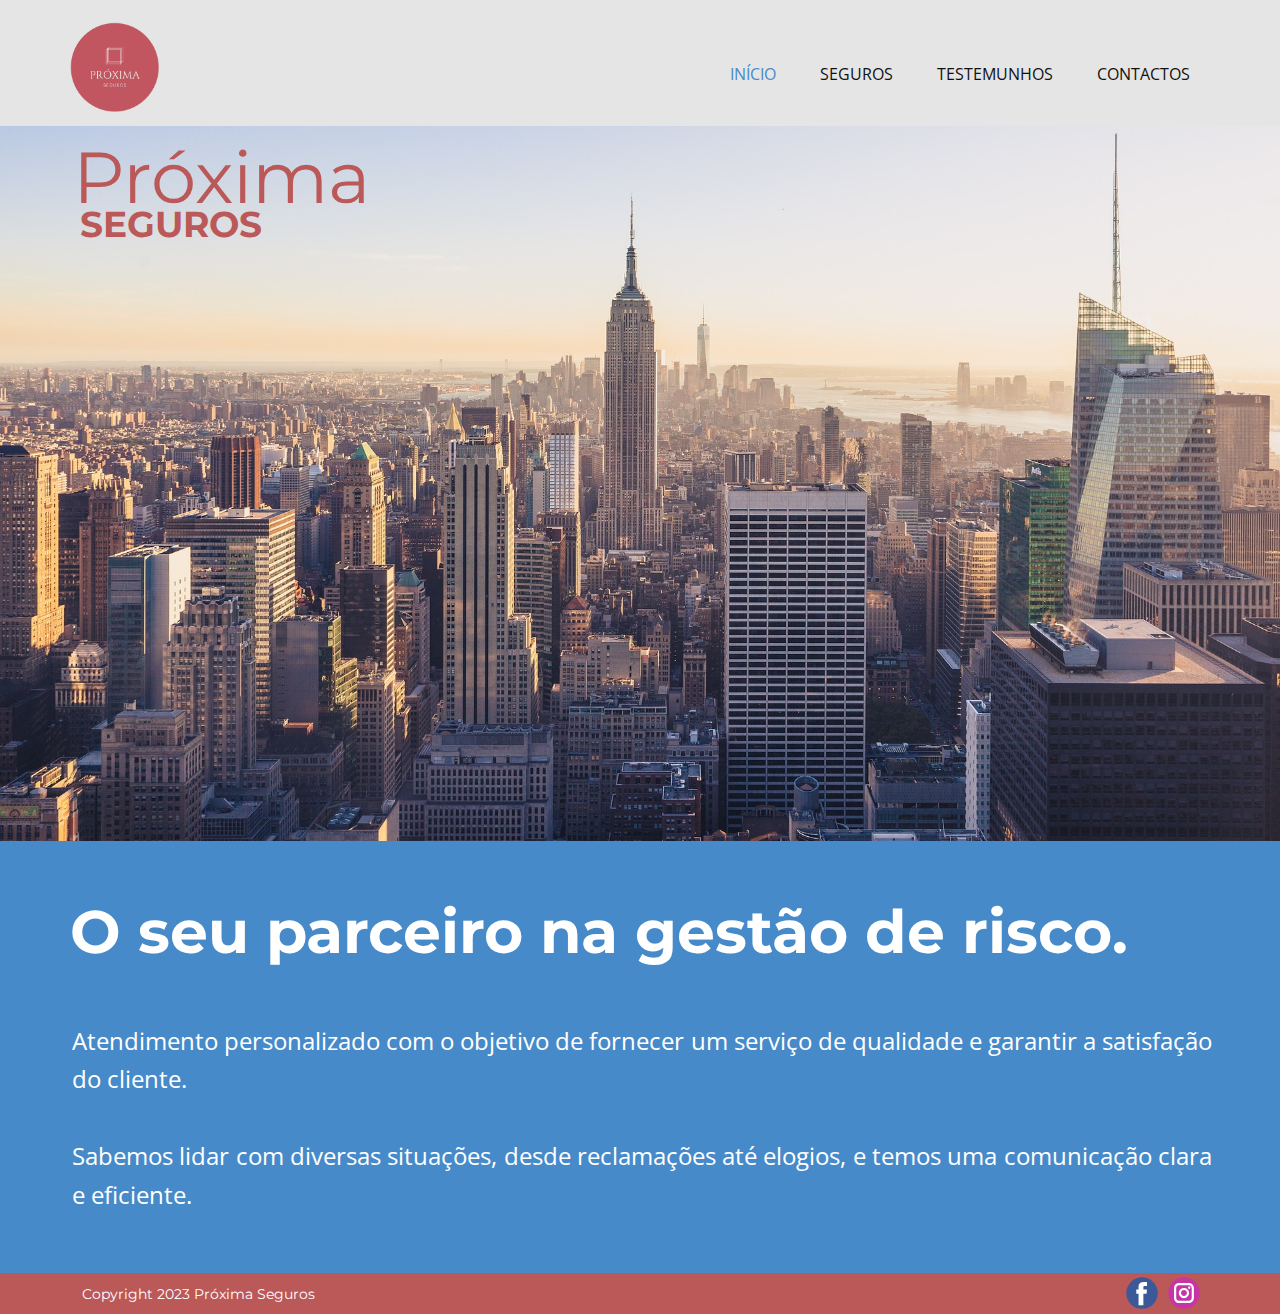
<file: index.html>
<!DOCTYPE html>
<html style="font-size: 16px;" lang="pt">
  <head>
    <meta http-equiv="content-type" content="text/html; charset=utf-8">
    <meta name="viewport" content="width=device-width, initial-scale=1.0">
    <meta name="keywords" content="">
    <meta name="description" content="">
    <title>INÍCIO</title>
    <link rel="stylesheet" href="nicepage.css" media="screen">
    <link rel="stylesheet" href="IN%C3%8DCIO.css" media="screen">
    <script class="u-script" type="text/javascript" src="jquery.js" defer="defer"></script>
    <script class="u-script" type="text/javascript" src="nicepage.js" defer="defer"></script>
    <meta name="generator" content="Nicepage 6.6.0, nicepage.com">
    <link id="u-theme-google-font" rel="stylesheet" href="https://fonts.googleapis.com/css?family=Roboto:100,100i,300,300i,400,400i,500,500i,700,700i,900,900i%7COpen+Sans:300,300i,400,400i,500,500i,600,600i,700,700i,800,800i">
    <link id="u-page-google-font" rel="stylesheet" href="https://fonts.googleapis.com/css?family=Montserrat:100,100i,200,200i,300,300i,400,400i,500,500i,600,600i,700,700i,800,800i,900,900i">
    <script type="application/ld+json">{
		"@context": "http://schema.org",
		"@type": "Organization",
		"name": "Próxima Seguros",
		"logo": "images/77878.png",
		"sameAs": [
				"http://www.facebook.com/ProximaSeguros",
				"http://www.instagram.com/proximamediacaodeseguros"
		]
}</script>
    <meta name="theme-color" content="#478ac9">
    <meta property="og:title" content="INÍCIO">
    <meta property="og:description" content="">
    <meta property="og:type" content="website">
    <meta data-intl-tel-input-cdn-path="intlTelInput/">
  </head>
  <body data-home-page="INÍCIO.html" data-home-page-title="INÍCIO" data-path-to-root="./"
    data-include-products="false" class="u-body u-xl-mode" data-lang="pt">
    <header class="u-clearfix u-grey-10 u-header u-header" id="sec-4ce2">
      <div class="u-clearfix u-sheet u-sheet-1"> <a href="IN%C3%8DCIO.html" class="u-image u-logo u-image-1"
          data-image-width="1092" data-image-height="1099" title="INÍCIO"> <img
            src="images/77878.png" class="u-logo-image u-logo-image-1"> </a>
        <nav class="u-menu u-menu-one-level u-offcanvas u-menu-1">
          <div class="menu-collapse" style="font-size: 1rem; letter-spacing: 0px;">
            <a class="u-button-style u-custom-left-right-menu-spacing u-custom-padding-bottom u-custom-top-bottom-menu-spacing u-nav-link u-text-active-palette-1-base u-text-hover-palette-2-base"
              href="#">
              <svg class="u-svg-link" viewBox="0 0 24 24"><use xlink="http://www.w3.org/1999/xlink"
                  xlink:href="#menu-hamburger"></use></svg>
              <svg class="u-svg-content" version="1.1" id="menu-hamburger" viewBox="0 0 16 16"
                x="0px" y="0px" xlink="http://www.w3.org/1999/xlink" xmlns="http://www.w3.org/2000/svg"><g><rect
                    y="1" width="16" height="2"></rect><rect y="7" width="16" height="2"></rect><rect
                    y="13" width="16" height="2"></rect>
                </g></svg> </a> </div>
          <div class="u-custom-menu u-nav-container">
            <ul class="u-nav u-unstyled u-nav-1">
              <li class="u-nav-item"><a class="u-button-style u-nav-link u-text-active-palette-1-base u-text-hover-palette-2-base"
                  href="IN%C3%8DCIO.html" style="padding: 10px 20px;">INÍCIO</a>
              </li>
              <li class="u-nav-item"><a class="u-button-style u-nav-link u-text-active-palette-1-base u-text-hover-palette-2-base"
                  href="SEGUROS.html" style="padding: 10px 20px;">SEGUROS</a>
              </li>
              <li class="u-nav-item"><a class="u-button-style u-nav-link u-text-active-palette-1-base u-text-hover-palette-2-base"
                  href="TESTEMUNHOS.html" style="padding: 10px 20px;">TESTEMUNHOS</a>
              </li>
              <li class="u-nav-item"><a class="u-button-style u-nav-link u-text-active-palette-1-base u-text-hover-palette-2-base"
                  href="CONTACTOS.html" style="padding: 10px 20px;">CONTACTOS</a>
              </li>
            </ul>
          </div>
          <div class="u-custom-menu u-nav-container-collapse">
            <div class="u-black u-container-style u-inner-container-layout u-opacity u-opacity-95 u-sidenav">
              <div class="u-inner-container-layout u-sidenav-overflow">
                <div class="u-menu-close"></div>
                <ul class="u-align-center u-nav u-popupmenu-items u-unstyled u-nav-2">
                  <li class="u-nav-item"><a class="u-button-style u-nav-link" href="IN%C3%8DCIO.html">INÍCIO</a>
                  </li>
                  <li class="u-nav-item"><a class="u-button-style u-nav-link" href="SEGUROS.html">SEGUROS</a>
                  </li>
                  <li class="u-nav-item"><a class="u-button-style u-nav-link" href="TESTEMUNHOS.html">TESTEMUNHOS</a>
                  </li>
                  <li class="u-nav-item"><a class="u-button-style u-nav-link" href="CONTACTOS.html">CONTACTOS</a>
                  </li>
                </ul>
              </div>
            </div>
            <div class="u-black u-menu-overlay u-opacity u-opacity-70"></div>
          </div>
        </nav>
      </div>
    </header>
    <section class="u-clearfix u-image u-section-1" id="sec-e0b2" data-image-width="1920"
      data-image-height="1080">
      <div class="u-clearfix u-sheet u-sheet-1">
        <h1 class="u-custom-font u-font-montserrat u-text u-text-custom-color-1 u-text-default u-text-1">Próxima<br>
        </h1>
        <h3 class="u-custom-font u-font-montserrat u-text u-text-custom-color-1 u-text-default u-text-2">SEGUROS</h3>
      </div>
    </section>
    <section class="u-align-left u-clearfix u-color-scheme-summer-time u-palette-1-base u-section-2"
      id="sec-e8a5">
      <div class="u-clearfix u-sheet u-sheet-1">
        <h1 class="u-align-left u-custom-font u-font-montserrat u-text u-title u-text-1">
          O seu parceiro na gestão de risco.</h1>
        <p class="u-align-justify u-large-text u-text u-text-variant u-text-2">
          Atendimento personalizado com o objetivo de fornecer um serviço de
          qualidade e garantir a satisfação do cliente.&nbsp;<br>
          <br>
          Sabemos lidar com diversas situações, desde reclamações até elogios, e
          temos uma comunicação clara e eficiente.&nbsp; </p>
      </div>
    </section>
    <footer class="u-align-center u-clearfix u-custom-color-1 u-footer u-footer"
      id="sec-3bac">
      <div class="u-clearfix u-sheet u-sheet-1">
        <div class="u-social-icons u-spacing-10 u-social-icons-1"> <a class="u-social-url"
            title="facebook" target="_blank" href="http://www.facebook.com/ProximaSeguros"><span
              class="u-icon u-social-facebook u-social-icon u-icon-1"><svg class="u-svg-link"
                preserveAspectRatio="xMidYMin slice" viewBox="0 0 112 112" style=""><use
                  xlink="http://www.w3.org/1999/xlink" xlink:href="#svg-c366"></use></svg><svg
                class="u-svg-content" viewBox="0 0 112 112" x="0" y="0" id="svg-c366"><circle
                  fill="currentColor" cx="56.1" cy="56.1" r="55"></circle><path
                  fill="#FFFFFF" d="M73.5,31.6h-9.1c-1.4,0-3.6,0.8-3.6,3.9v8.5h12.6L72,58.3H60.8v40.8H43.9V58.3h-8V43.9h8v-9.2
c0-6.7,3.1-17,17-17h12.5v13.9H73.5z"></path></svg></span> </a> <a class="u-social-url"
            title="instagram" target="_blank" href="http://www.instagram.com/proximamediacaodeseguros"><span
              class="u-icon u-social-icon u-social-instagram u-icon-2"><svg class="u-svg-link"
                preserveAspectRatio="xMidYMin slice" viewBox="0 0 112 112" style=""><use
                  xlink="http://www.w3.org/1999/xlink" xlink:href="#svg-ef7e"></use></svg><svg
                class="u-svg-content" viewBox="0 0 112 112" x="0" y="0" id="svg-ef7e"><circle
                  fill="currentColor" cx="56.1" cy="56.1" r="55"></circle><path
                  fill="#FFFFFF" d="M55.9,38.2c-9.9,0-17.9,8-17.9,17.9C38,66,46,74,55.9,74c9.9,0,17.9-8,17.9-17.9C73.8,46.2,65.8,38.2,55.9,38.2
z M55.9,66.4c-5.7,0-10.3-4.6-10.3-10.3c-0.1-5.7,4.6-10.3,10.3-10.3c5.7,0,10.3,4.6,10.3,10.3C66.2,61.8,61.6,66.4,55.9,66.4z"></path><path
                  fill="#FFFFFF" d="M74.3,33.5c-2.3,0-4.2,1.9-4.2,4.2s1.9,4.2,4.2,4.2s4.2-1.9,4.2-4.2S76.6,33.5,74.3,33.5z"></path><path
                  fill="#FFFFFF" d="M73.1,21.3H38.6c-9.7,0-17.5,7.9-17.5,17.5v34.5c0,9.7,7.9,17.6,17.5,17.6h34.5c9.7,0,17.5-7.9,17.5-17.5V38.8
C90.6,29.1,82.7,21.3,73.1,21.3z M83,73.3c0,5.5-4.5,9.9-9.9,9.9H38.6c-5.5,0-9.9-4.5-9.9-9.9V38.8c0-5.5,4.5-9.9,9.9-9.9h34.5c5.5,0,9.9,4.5,9.9,9.9V73.3z"></path></svg></span>
          </a> </div>
        <p class="u-custom-font u-font-montserrat u-small-text u-text u-text-variant u-text-1">Copyright
          2023 Próxima Seguros</p>
      </div>
    </footer>
  </body>
</html>
</file>
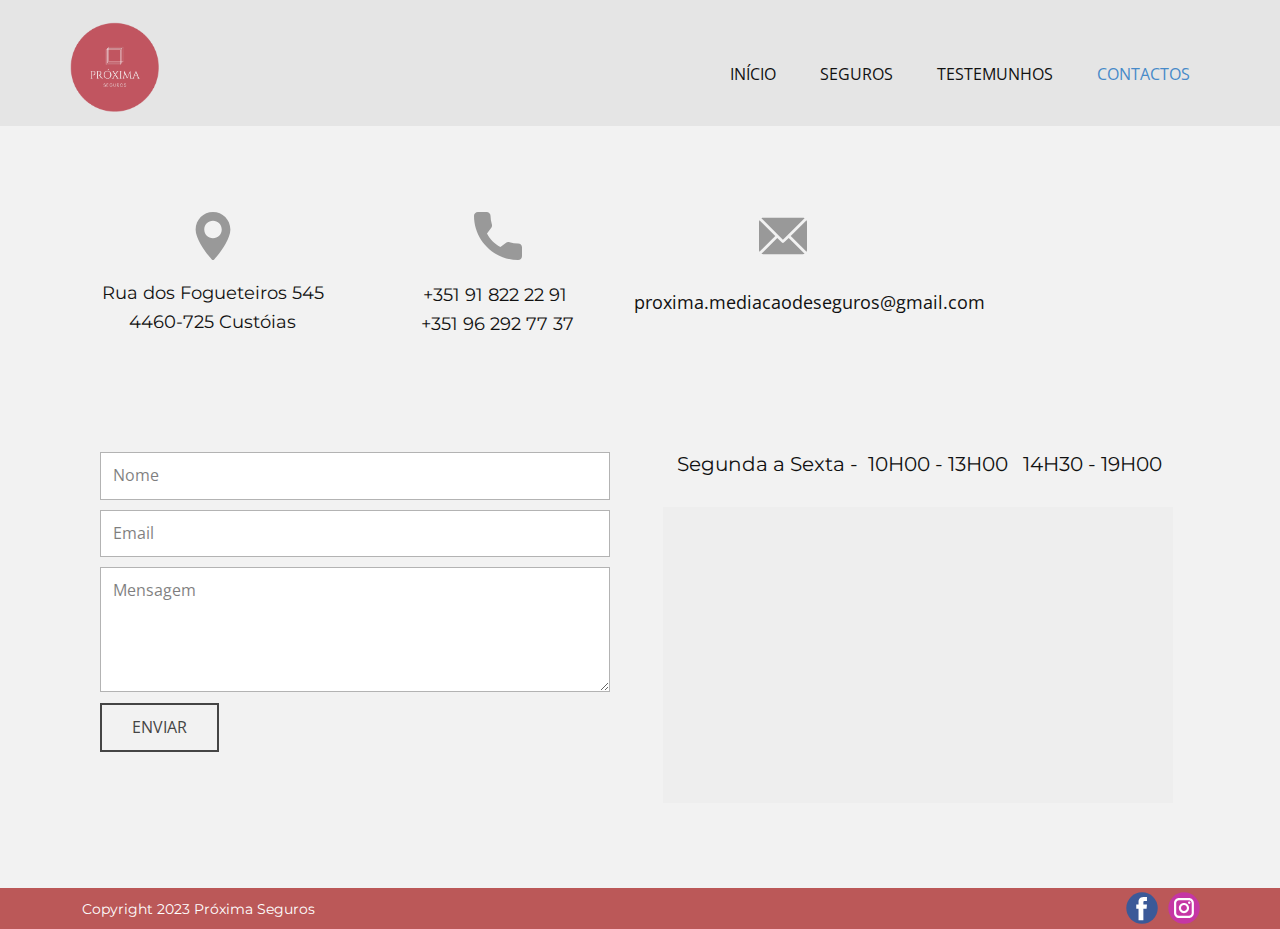
<file: CONTACTOS.html>
<!DOCTYPE html>
<html style="font-size: 16px;" lang="pt">
  <head>
    <meta http-equiv="content-type" content="text/html; charset=utf-8">
    <meta name="viewport" content="width=device-width, initial-scale=1.0">
    <meta name="keywords" content="">
    <meta name="description" content="">
    <title>CONTACTOS</title>
    <link rel="stylesheet" href="nicepage.css" media="screen">
    <link rel="stylesheet" href="CONTACTOS.css" media="screen">
    <script class="u-script" type="text/javascript" src="jquery.js" defer="defer"></script>
    <script class="u-script" type="text/javascript" src="nicepage.js" defer="defer"></script>
    <meta name="generator" content="Nicepage 6.6.0, nicepage.com">
    <meta name="referrer" content="origin">
    <link id="u-theme-google-font" rel="stylesheet" href="https://fonts.googleapis.com/css?family=Roboto:100,100i,300,300i,400,400i,500,500i,700,700i,900,900i%7COpen+Sans:300,300i,400,400i,500,500i,600,600i,700,700i,800,800i">
    <link id="u-page-google-font" rel="stylesheet" href="https://fonts.googleapis.com/css?family=Montserrat:100,100i,200,200i,300,300i,400,400i,500,500i,600,600i,700,700i,800,800i,900,900i">
    <script type="application/ld+json">{
		"@context": "http://schema.org",
		"@type": "Organization",
		"name": "Próxima Seguros",
		"logo": "images/77878.png",
		"sameAs": [
				"http://www.facebook.com/ProximaSeguros",
				"http://www.instagram.com/proximamediacaodeseguros"
		]
}</script>
    <meta name="theme-color" content="#478ac9">
    <meta property="og:title" content="CONTACTOS">
    <meta property="og:description" content="">
    <meta property="og:type" content="website">
    <meta data-intl-tel-input-cdn-path="intlTelInput/">
  </head>
  <body data-path-to-root="./" data-include-products="false" class="u-body u-xl-mode"
    data-lang="pt">
    <header class="u-clearfix u-grey-10 u-header u-header" id="sec-4ce2">
      <div class="u-clearfix u-sheet u-sheet-1"> <a href="IN%C3%8DCIO.html" class="u-image u-logo u-image-1"
          data-image-width="1092" data-image-height="1099" title="INÍCIO"> <img
            src="images/77878.png" class="u-logo-image u-logo-image-1"> </a>
        <nav class="u-menu u-menu-one-level u-offcanvas u-menu-1">
          <div class="menu-collapse" style="font-size: 1rem; letter-spacing: 0px;">
            <a class="u-button-style u-custom-left-right-menu-spacing u-custom-padding-bottom u-custom-top-bottom-menu-spacing u-nav-link u-text-active-palette-1-base u-text-hover-palette-2-base"
              href="#">
              <svg class="u-svg-link" viewBox="0 0 24 24"><use xlink="http://www.w3.org/1999/xlink"
                  xlink:href="#menu-hamburger"></use></svg>
              <svg class="u-svg-content" version="1.1" id="menu-hamburger" viewBox="0 0 16 16"
                x="0px" y="0px" xlink="http://www.w3.org/1999/xlink" xmlns="http://www.w3.org/2000/svg"><g><rect
                    y="1" width="16" height="2"></rect><rect y="7" width="16" height="2"></rect><rect
                    y="13" width="16" height="2"></rect>
                </g></svg> </a> </div>
          <div class="u-custom-menu u-nav-container">
            <ul class="u-nav u-unstyled u-nav-1">
              <li class="u-nav-item"><a class="u-button-style u-nav-link u-text-active-palette-1-base u-text-hover-palette-2-base"
                  href="IN%C3%8DCIO.html" style="padding: 10px 20px;">INÍCIO</a>
              </li>
              <li class="u-nav-item"><a class="u-button-style u-nav-link u-text-active-palette-1-base u-text-hover-palette-2-base"
                  href="SEGUROS.html" style="padding: 10px 20px;">SEGUROS</a>
              </li>
              <li class="u-nav-item"><a class="u-button-style u-nav-link u-text-active-palette-1-base u-text-hover-palette-2-base"
                  href="TESTEMUNHOS.html" style="padding: 10px 20px;">TESTEMUNHOS</a>
              </li>
              <li class="u-nav-item"><a class="u-button-style u-nav-link u-text-active-palette-1-base u-text-hover-palette-2-base"
                  href="CONTACTOS.html" style="padding: 10px 20px;">CONTACTOS</a>
              </li>
            </ul>
          </div>
          <div class="u-custom-menu u-nav-container-collapse">
            <div class="u-black u-container-style u-inner-container-layout u-opacity u-opacity-95 u-sidenav">
              <div class="u-inner-container-layout u-sidenav-overflow">
                <div class="u-menu-close"></div>
                <ul class="u-align-center u-nav u-popupmenu-items u-unstyled u-nav-2">
                  <li class="u-nav-item"><a class="u-button-style u-nav-link" href="IN%C3%8DCIO.html">INÍCIO</a>
                  </li>
                  <li class="u-nav-item"><a class="u-button-style u-nav-link" href="SEGUROS.html">SEGUROS</a>
                  </li>
                  <li class="u-nav-item"><a class="u-button-style u-nav-link" href="TESTEMUNHOS.html">TESTEMUNHOS</a>
                  </li>
                  <li class="u-nav-item"><a class="u-button-style u-nav-link" href="CONTACTOS.html">CONTACTOS</a>
                  </li>
                </ul>
              </div>
            </div>
            <div class="u-black u-menu-overlay u-opacity u-opacity-70"></div>
          </div>
        </nav>
      </div>
    </header>
    <section class="u-align-center u-clearfix u-grey-5 u-section-1" id="carousel_b717">
      <div class="u-clearfix u-sheet u-sheet-1">
        <div class="custom-expanded data-layout-selected u-clearfix u-layout-wrap u-layout-wrap-1">
          <div class="u-layout">
            <div class="u-layout-col">
              <div class="u-size-30">
                <div class="u-layout-row">
                  <div class="u-align-center u-container-style u-layout-cell u-left-cell u-size-15 u-size-30-md u-layout-cell-1">
                    <div class="u-container-layout u-valign-top u-container-layout-1"><span
                        class="u-icon u-icon-circle u-text-grey-40 u-icon-1"><svg
                          class="u-svg-link" preserveAspectRatio="xMidYMin slice"
                          viewBox="0 0 512 512" style=""><use xlink="http://www.w3.org/1999/xlink"
                            xlink:href="#svg-cb8a"></use></svg><svg class="u-svg-content"
                          viewBox="0 0 512 512" x="0px" y="0px" id="svg-cb8a" style="enable-background:new 0 0 512 512;"><g><g><path
                                d="M256,0C153.755,0,70.573,83.182,70.573,185.426c0,126.888,165.939,313.167,173.004,321.035    c6.636,7.391,18.222,7.378,24.846,0c7.065-7.868,173.004-194.147,173.004-321.035C441.425,83.182,358.244,0,256,0z M256,278.719    c-51.442,0-93.292-41.851-93.292-93.293S204.559,92.134,256,92.134s93.291,41.851,93.291,93.293S307.441,278.719,256,278.719z"></path>
                            </g>
                          </g></svg></span>
                      <p class="u-custom-font u-font-montserrat u-text u-text-1">Rua
                        dos Fogueteiros 545<br>
                        4460-725 Custóias </p>
                    </div>
                  </div>
                  <div class="u-align-center u-container-style u-layout-cell u-size-15 u-size-30-md u-layout-cell-2">
                    <div class="u-container-layout u-valign-top u-container-layout-2"><span
                        class="u-icon u-icon-circle u-text-grey-40 u-icon-2"><svg
                          class="u-svg-link" preserveAspectRatio="xMidYMin slice"
                          viewBox="0 0 384 384" style=""><use xlink="http://www.w3.org/1999/xlink"
                            xlink:href="#svg-84d5"></use></svg><svg class="u-svg-content"
                          viewBox="0 0 384 384" x="0px" y="0px" id="svg-84d5" style="enable-background:new 0 0 384 384;"><g><g><path
                                d="M353.188,252.052c-23.51,0-46.594-3.677-68.469-10.906c-10.719-3.656-23.896-0.302-30.438,6.417l-43.177,32.594    c-50.073-26.729-80.917-57.563-107.281-107.26l31.635-42.052c8.219-8.208,11.167-20.198,7.635-31.448    c-7.26-21.99-10.948-45.063-10.948-68.583C132.146,13.823,118.323,0,101.333,0H30.813C13.823,0,0,13.823,0,30.813    C0,225.563,158.438,384,353.188,384c16.99,0,30.813-13.823,30.813-30.813v-70.323C384,265.875,370.177,252.052,353.188,252.052z"></path>
                            </g>
                          </g></svg></span>
                      <p class="u-custom-font u-font-montserrat u-text u-text-2">
                        +351 91 822 22 91&nbsp;<br>
                        +351 96 292 77 37 </p>
                    </div>
                  </div>
                  <div class="u-container-style u-layout-cell u-size-15 u-size-30-md u-layout-cell-3">
                    <div class="u-container-layout u-valign-top u-container-layout-3"><span
                        class="u-icon u-icon-circle u-text-grey-40 u-icon-3"><svg
                          class="u-svg-link" preserveAspectRatio="xMidYMin slice"
                          viewBox="0 0 512 512" style=""><use xlink="http://www.w3.org/1999/xlink"
                            xlink:href="#svg-2a03"></use></svg><svg class="u-svg-content"
                          viewBox="0 0 512 512" x="0px" y="0px" id="svg-2a03" style="enable-background:new 0 0 512 512;"><g><g><path
                                d="M467,61H45c-6.927,0-13.412,1.703-19.279,4.51L255,294.789l51.389-49.387c0,0,0.004-0.005,0.005-0.007    c0.001-0.002,0.005-0.004,0.005-0.004L486.286,65.514C480.418,62.705,473.929,61,467,61z"></path>
                            </g>
                          </g><g><g><path d="M507.496,86.728L338.213,256.002L507.49,425.279c2.807-5.867,4.51-12.352,4.51-19.279V106    C512,99.077,510.301,92.593,507.496,86.728z"></path>
                            </g>
                          </g><g><g><path d="M4.51,86.721C1.703,92.588,0,99.073,0,106v300c0,6.923,1.701,13.409,4.506,19.274L173.789,256L4.51,86.721z"></path>
                            </g>
                          </g><g><g><path d="M317.002,277.213l-51.396,49.393c-2.93,2.93-6.768,4.395-10.605,4.395s-7.676-1.465-10.605-4.395L195,277.211    L25.714,446.486C31.582,449.295,38.071,451,45,451h422c6.927,0,13.412-1.703,19.279-4.51L317.002,277.213z"></path>
                            </g>
                          </g></svg></span>
                      <p class="u-align-center u-text u-text-3">proxima.mediacaodeseguros@gmail.com</p>
                    </div>
                  </div>
                  <div class="u-container-style u-layout-cell u-right-cell u-size-15 u-size-30-md u-layout-cell-4">
                    <div class="u-container-layout u-container-layout-4"></div>
                  </div>
                </div>
              </div>
              <div class="u-size-30">
                <div class="u-layout-row">
                  <div class="u-size-30">
                    <div class="u-layout-col">
                      <div class="u-container-style u-layout-cell u-left-cell u-size-60 u-layout-cell-5">
                        <div class="u-container-layout u-valign-top u-container-layout-5">
                          <div class="u-form u-form-1">
                            <form action="https://forms.nicepagesrv.com/v2/form/process"
                              class="u-clearfix u-form-spacing-10 u-form-vertical u-inner-form"
                              style="padding: 0;" source="email" name="form">
                              <div class="u-form-group u-form-name"> <label for="name-3d90"
                                  class="u-form-control-hidden u-label">Name</label>
                                <input placeholder="Nome" id="name-3d90" name="name"
                                  class="u-input u-input-rectangle" required=""
                                  type="text"> </div>
                              <div class="u-form-email u-form-group"> <label for="email-3d90"
                                  class="u-form-control-hidden u-label">Email</label>
                                <input placeholder="Email" id="email-3d90" name="email"
                                  class="u-input u-input-rectangle" required=""
                                  type="email"> </div>
                              <div class="u-form-group u-form-message"> <label
                                  for="message-3d90" class="u-form-control-hidden u-label">Message</label>
                                <textarea placeholder="Mensagem" rows="4" cols="50"
id="message-3d90" name="message" class="u-input u-input-rectangle" required=""></textarea>
                              </div>
                              <div class="u-align-left u-form-group u-form-submit">
                                <a href="#" class="u-border-2 u-border-grey-dark-1 u-btn u-btn-rectangle u-btn-submit u-button-style u-none u-btn-1">ENVIAR
                                  </a> <input value="submit" class="u-form-control-hidden"
type="submit"> </div>
                              <div class="u-form-send-message u-form-send-success">
                                Thank you! Your message has been sent. </div>
                              <div class="u-form-send-error u-form-send-message">
                                Unable to send your message. Please fix errors
                                then try again. </div>
                              <input value="" name="recaptchaResponse" type="hidden">
                              <input name="formServices" value="d3a5ee9d-683b-0dbb-b987-726688fa9d59"
                                type="hidden"> </form>
                          </div>
                        </div>
                      </div>
                    </div>
                  </div>
                  <div class="u-size-30">
                    <div class="u-layout-col">
                      <div class="u-container-style u-layout-cell u-right-cell u-size-60 u-layout-cell-6">
                        <div class="u-container-layout u-container-layout-6">
                          <h5 class="u-custom-font u-font-montserrat u-text u-text-4">Segunda
                            a Sexta -&nbsp; 10H00 - 13H00&nbsp; &nbsp;14H30 -
                            19H00&nbsp;</h5>
                          <div class="u-grey-light-2 u-map u-map-1">
                            <div class="embed-responsive"> <iframe class="embed-responsive-item"
                                src="https://maps.google.com/maps?output=embed&amp;q=Rua%20dos%20Fogueteiros%20545%20Cust%C3%B3ias&amp;z=10&amp;t=m"
                                data-map="JTdCJTIyYWRkcmVzcyUyMiUzQSUyMlJ1YSUyMGRvcyUyMEZvZ3VldGVpcm9zJTIwNTQ1JTIwQ3VzdCVDMyVCM2lhcyUyMiUyQyUyMnpvb20lMjIlM0ExMCUyQyUyMnR5cGVJZCUyMiUzQSUyMnJvYWQlMjIlMkMlMjJsYW5nJTIyJTNBJTIyJTIyJTdE"></iframe>
                            </div>
                          </div>
                        </div>
                      </div>
                    </div>
                  </div>
                </div>
              </div>
            </div>
          </div>
        </div>
      </div>
    </section>
    <footer class="u-align-center u-clearfix u-custom-color-1 u-footer u-footer"
      id="sec-3bac">
      <div class="u-clearfix u-sheet u-sheet-1">
        <div class="u-social-icons u-spacing-10 u-social-icons-1"> <a class="u-social-url"
            title="facebook" target="_blank" href="http://www.facebook.com/ProximaSeguros"><span
              class="u-icon u-social-facebook u-social-icon u-icon-1"><svg class="u-svg-link"
                preserveAspectRatio="xMidYMin slice" viewBox="0 0 112 112" style=""><use
                  xlink="http://www.w3.org/1999/xlink" xlink:href="#svg-c366"></use></svg><svg
                class="u-svg-content" viewBox="0 0 112 112" x="0" y="0" id="svg-c366"><circle
                  fill="currentColor" cx="56.1" cy="56.1" r="55"></circle><path
                  fill="#FFFFFF" d="M73.5,31.6h-9.1c-1.4,0-3.6,0.8-3.6,3.9v8.5h12.6L72,58.3H60.8v40.8H43.9V58.3h-8V43.9h8v-9.2
c0-6.7,3.1-17,17-17h12.5v13.9H73.5z"></path></svg></span> </a> <a class="u-social-url"
            title="instagram" target="_blank" href="http://www.instagram.com/proximamediacaodeseguros"><span
              class="u-icon u-social-icon u-social-instagram u-icon-2"><svg class="u-svg-link"
                preserveAspectRatio="xMidYMin slice" viewBox="0 0 112 112" style=""><use
                  xlink="http://www.w3.org/1999/xlink" xlink:href="#svg-ef7e"></use></svg><svg
                class="u-svg-content" viewBox="0 0 112 112" x="0" y="0" id="svg-ef7e"><circle
                  fill="currentColor" cx="56.1" cy="56.1" r="55"></circle><path
                  fill="#FFFFFF" d="M55.9,38.2c-9.9,0-17.9,8-17.9,17.9C38,66,46,74,55.9,74c9.9,0,17.9-8,17.9-17.9C73.8,46.2,65.8,38.2,55.9,38.2
z M55.9,66.4c-5.7,0-10.3-4.6-10.3-10.3c-0.1-5.7,4.6-10.3,10.3-10.3c5.7,0,10.3,4.6,10.3,10.3C66.2,61.8,61.6,66.4,55.9,66.4z"></path><path
                  fill="#FFFFFF" d="M74.3,33.5c-2.3,0-4.2,1.9-4.2,4.2s1.9,4.2,4.2,4.2s4.2-1.9,4.2-4.2S76.6,33.5,74.3,33.5z"></path><path
                  fill="#FFFFFF" d="M73.1,21.3H38.6c-9.7,0-17.5,7.9-17.5,17.5v34.5c0,9.7,7.9,17.6,17.5,17.6h34.5c9.7,0,17.5-7.9,17.5-17.5V38.8
C90.6,29.1,82.7,21.3,73.1,21.3z M83,73.3c0,5.5-4.5,9.9-9.9,9.9H38.6c-5.5,0-9.9-4.5-9.9-9.9V38.8c0-5.5,4.5-9.9,9.9-9.9h34.5c5.5,0,9.9,4.5,9.9,9.9V73.3z"></path></svg></span>
          </a> </div>
        <p class="u-custom-font u-font-montserrat u-small-text u-text u-text-variant u-text-1">Copyright
          2023 Próxima Seguros</p>
      </div>
    </footer>
  </body>
</html>
</file>
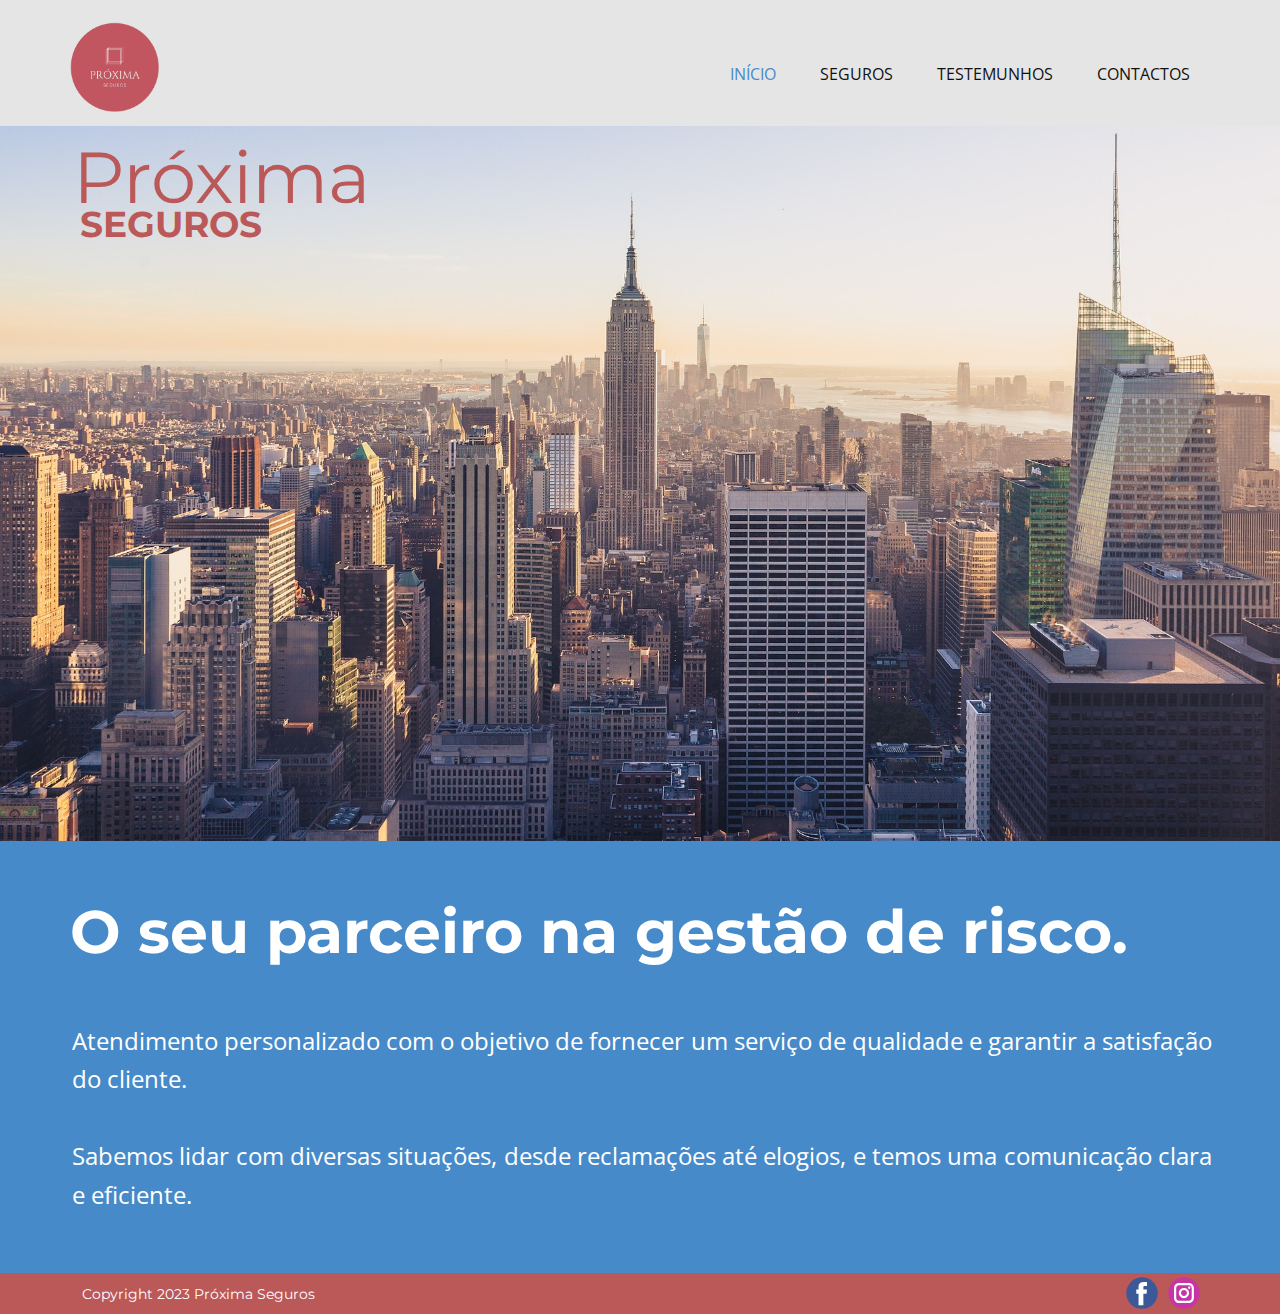
<file: INÍCIO.html>
<!DOCTYPE html>
<html style="font-size: 16px;" lang="pt">
  <head>
    <meta http-equiv="content-type" content="text/html; charset=utf-8">
    <meta name="viewport" content="width=device-width, initial-scale=1.0">
    <meta name="keywords" content="">
    <meta name="description" content="">
    <title>INÍCIO</title>
    <link rel="stylesheet" href="nicepage.css" media="screen">
    <link rel="stylesheet" href="IN%C3%8DCIO.css" media="screen">
    <script class="u-script" type="text/javascript" src="jquery.js" defer="defer"></script>
    <script class="u-script" type="text/javascript" src="nicepage.js" defer="defer"></script>
    <meta name="generator" content="Nicepage 6.6.0, nicepage.com">
    <link id="u-theme-google-font" rel="stylesheet" href="https://fonts.googleapis.com/css?family=Roboto:100,100i,300,300i,400,400i,500,500i,700,700i,900,900i%7COpen+Sans:300,300i,400,400i,500,500i,600,600i,700,700i,800,800i">
    <link id="u-page-google-font" rel="stylesheet" href="https://fonts.googleapis.com/css?family=Montserrat:100,100i,200,200i,300,300i,400,400i,500,500i,600,600i,700,700i,800,800i,900,900i">
    <script type="application/ld+json">{
		"@context": "http://schema.org",
		"@type": "Organization",
		"name": "Próxima Seguros",
		"logo": "images/77878.png",
		"sameAs": [
				"http://www.facebook.com/ProximaSeguros",
				"http://www.instagram.com/proximamediacaodeseguros"
		]
}</script>
    <meta name="theme-color" content="#478ac9">
    <meta property="og:title" content="INÍCIO">
    <meta property="og:description" content="">
    <meta property="og:type" content="website">
    <meta data-intl-tel-input-cdn-path="intlTelInput/">
  </head>
  <body data-path-to-root="./" data-include-products="false" class="u-body u-xl-mode"
    data-lang="pt">
    <header class="u-clearfix u-grey-10 u-header u-header" id="sec-4ce2">
      <div class="u-clearfix u-sheet u-sheet-1"> <a href="IN%C3%8DCIO.html" class="u-image u-logo u-image-1"
          data-image-width="1092" data-image-height="1099" title="INÍCIO"> <img
            src="images/77878.png" class="u-logo-image u-logo-image-1"> </a>
        <nav class="u-menu u-menu-one-level u-offcanvas u-menu-1">
          <div class="menu-collapse" style="font-size: 1rem; letter-spacing: 0px;">
            <a class="u-button-style u-custom-left-right-menu-spacing u-custom-padding-bottom u-custom-top-bottom-menu-spacing u-nav-link u-text-active-palette-1-base u-text-hover-palette-2-base"
              href="#">
              <svg class="u-svg-link" viewBox="0 0 24 24"><use xlink="http://www.w3.org/1999/xlink"
                  xlink:href="#menu-hamburger"></use></svg>
              <svg class="u-svg-content" version="1.1" id="menu-hamburger" viewBox="0 0 16 16"
                x="0px" y="0px" xlink="http://www.w3.org/1999/xlink" xmlns="http://www.w3.org/2000/svg"><g><rect
                    y="1" width="16" height="2"></rect><rect y="7" width="16" height="2"></rect><rect
                    y="13" width="16" height="2"></rect>
                </g></svg> </a> </div>
          <div class="u-custom-menu u-nav-container">
            <ul class="u-nav u-unstyled u-nav-1">
              <li class="u-nav-item"><a class="u-button-style u-nav-link u-text-active-palette-1-base u-text-hover-palette-2-base"
                  href="IN%C3%8DCIO.html" style="padding: 10px 20px;">INÍCIO</a>
              </li>
              <li class="u-nav-item"><a class="u-button-style u-nav-link u-text-active-palette-1-base u-text-hover-palette-2-base"
                  href="SEGUROS.html" style="padding: 10px 20px;">SEGUROS</a>
              </li>
              <li class="u-nav-item"><a class="u-button-style u-nav-link u-text-active-palette-1-base u-text-hover-palette-2-base"
                  href="TESTEMUNHOS.html" style="padding: 10px 20px;">TESTEMUNHOS</a>
              </li>
              <li class="u-nav-item"><a class="u-button-style u-nav-link u-text-active-palette-1-base u-text-hover-palette-2-base"
                  href="CONTACTOS.html" style="padding: 10px 20px;">CONTACTOS</a>
              </li>
            </ul>
          </div>
          <div class="u-custom-menu u-nav-container-collapse">
            <div class="u-black u-container-style u-inner-container-layout u-opacity u-opacity-95 u-sidenav">
              <div class="u-inner-container-layout u-sidenav-overflow">
                <div class="u-menu-close"></div>
                <ul class="u-align-center u-nav u-popupmenu-items u-unstyled u-nav-2">
                  <li class="u-nav-item"><a class="u-button-style u-nav-link" href="IN%C3%8DCIO.html">INÍCIO</a>
                  </li>
                  <li class="u-nav-item"><a class="u-button-style u-nav-link" href="SEGUROS.html">SEGUROS</a>
                  </li>
                  <li class="u-nav-item"><a class="u-button-style u-nav-link" href="TESTEMUNHOS.html">TESTEMUNHOS</a>
                  </li>
                  <li class="u-nav-item"><a class="u-button-style u-nav-link" href="CONTACTOS.html">CONTACTOS</a>
                  </li>
                </ul>
              </div>
            </div>
            <div class="u-black u-menu-overlay u-opacity u-opacity-70"></div>
          </div>
        </nav>
      </div>
    </header>
    <section class="u-clearfix u-image u-section-1" id="sec-e0b2" data-image-width="1920"
      data-image-height="1080">
      <div class="u-clearfix u-sheet u-sheet-1">
        <h1 class="u-custom-font u-font-montserrat u-text u-text-custom-color-1 u-text-default u-text-1">Próxima<br>
        </h1>
        <h3 class="u-custom-font u-font-montserrat u-text u-text-custom-color-1 u-text-default u-text-2">SEGUROS</h3>
      </div>
    </section>
    <section class="u-align-left u-clearfix u-color-scheme-summer-time u-palette-1-base u-section-2"
      id="sec-e8a5">
      <div class="u-clearfix u-sheet u-sheet-1">
        <h1 class="u-align-left u-custom-font u-font-montserrat u-text u-title u-text-1">
          O seu parceiro na gestão de risco.</h1>
        <p class="u-align-justify u-large-text u-text u-text-variant u-text-2">
          Atendimento personalizado com o objetivo de fornecer um serviço de
          qualidade e garantir a satisfação do cliente.&nbsp;<br>
          <br>
          Sabemos lidar com diversas situações, desde reclamações até elogios, e
          temos uma comunicação clara e eficiente.&nbsp; </p>
      </div>
    </section>
    <footer class="u-align-center u-clearfix u-custom-color-1 u-footer u-footer"
      id="sec-3bac">
      <div class="u-clearfix u-sheet u-sheet-1">
        <div class="u-social-icons u-spacing-10 u-social-icons-1"> <a class="u-social-url"
            title="facebook" target="_blank" href="http://www.facebook.com/ProximaSeguros"><span
              class="u-icon u-social-facebook u-social-icon u-icon-1"><svg class="u-svg-link"
                preserveAspectRatio="xMidYMin slice" viewBox="0 0 112 112" style=""><use
                  xlink="http://www.w3.org/1999/xlink" xlink:href="#svg-c366"></use></svg><svg
                class="u-svg-content" viewBox="0 0 112 112" x="0" y="0" id="svg-c366"><circle
                  fill="currentColor" cx="56.1" cy="56.1" r="55"></circle><path
                  fill="#FFFFFF" d="M73.5,31.6h-9.1c-1.4,0-3.6,0.8-3.6,3.9v8.5h12.6L72,58.3H60.8v40.8H43.9V58.3h-8V43.9h8v-9.2
c0-6.7,3.1-17,17-17h12.5v13.9H73.5z"></path></svg></span> </a> <a class="u-social-url"
            title="instagram" target="_blank" href="http://www.instagram.com/proximamediacaodeseguros"><span
              class="u-icon u-social-icon u-social-instagram u-icon-2"><svg class="u-svg-link"
                preserveAspectRatio="xMidYMin slice" viewBox="0 0 112 112" style=""><use
                  xlink="http://www.w3.org/1999/xlink" xlink:href="#svg-ef7e"></use></svg><svg
                class="u-svg-content" viewBox="0 0 112 112" x="0" y="0" id="svg-ef7e"><circle
                  fill="currentColor" cx="56.1" cy="56.1" r="55"></circle><path
                  fill="#FFFFFF" d="M55.9,38.2c-9.9,0-17.9,8-17.9,17.9C38,66,46,74,55.9,74c9.9,0,17.9-8,17.9-17.9C73.8,46.2,65.8,38.2,55.9,38.2
z M55.9,66.4c-5.7,0-10.3-4.6-10.3-10.3c-0.1-5.7,4.6-10.3,10.3-10.3c5.7,0,10.3,4.6,10.3,10.3C66.2,61.8,61.6,66.4,55.9,66.4z"></path><path
                  fill="#FFFFFF" d="M74.3,33.5c-2.3,0-4.2,1.9-4.2,4.2s1.9,4.2,4.2,4.2s4.2-1.9,4.2-4.2S76.6,33.5,74.3,33.5z"></path><path
                  fill="#FFFFFF" d="M73.1,21.3H38.6c-9.7,0-17.5,7.9-17.5,17.5v34.5c0,9.7,7.9,17.6,17.5,17.6h34.5c9.7,0,17.5-7.9,17.5-17.5V38.8
C90.6,29.1,82.7,21.3,73.1,21.3z M83,73.3c0,5.5-4.5,9.9-9.9,9.9H38.6c-5.5,0-9.9-4.5-9.9-9.9V38.8c0-5.5,4.5-9.9,9.9-9.9h34.5c5.5,0,9.9,4.5,9.9,9.9V73.3z"></path></svg></span>
          </a> </div>
        <p class="u-custom-font u-font-montserrat u-small-text u-text u-text-variant u-text-1">Copyright
          2023 Próxima Seguros</p>
      </div>
    </footer>
  </body>
</html>
</file>
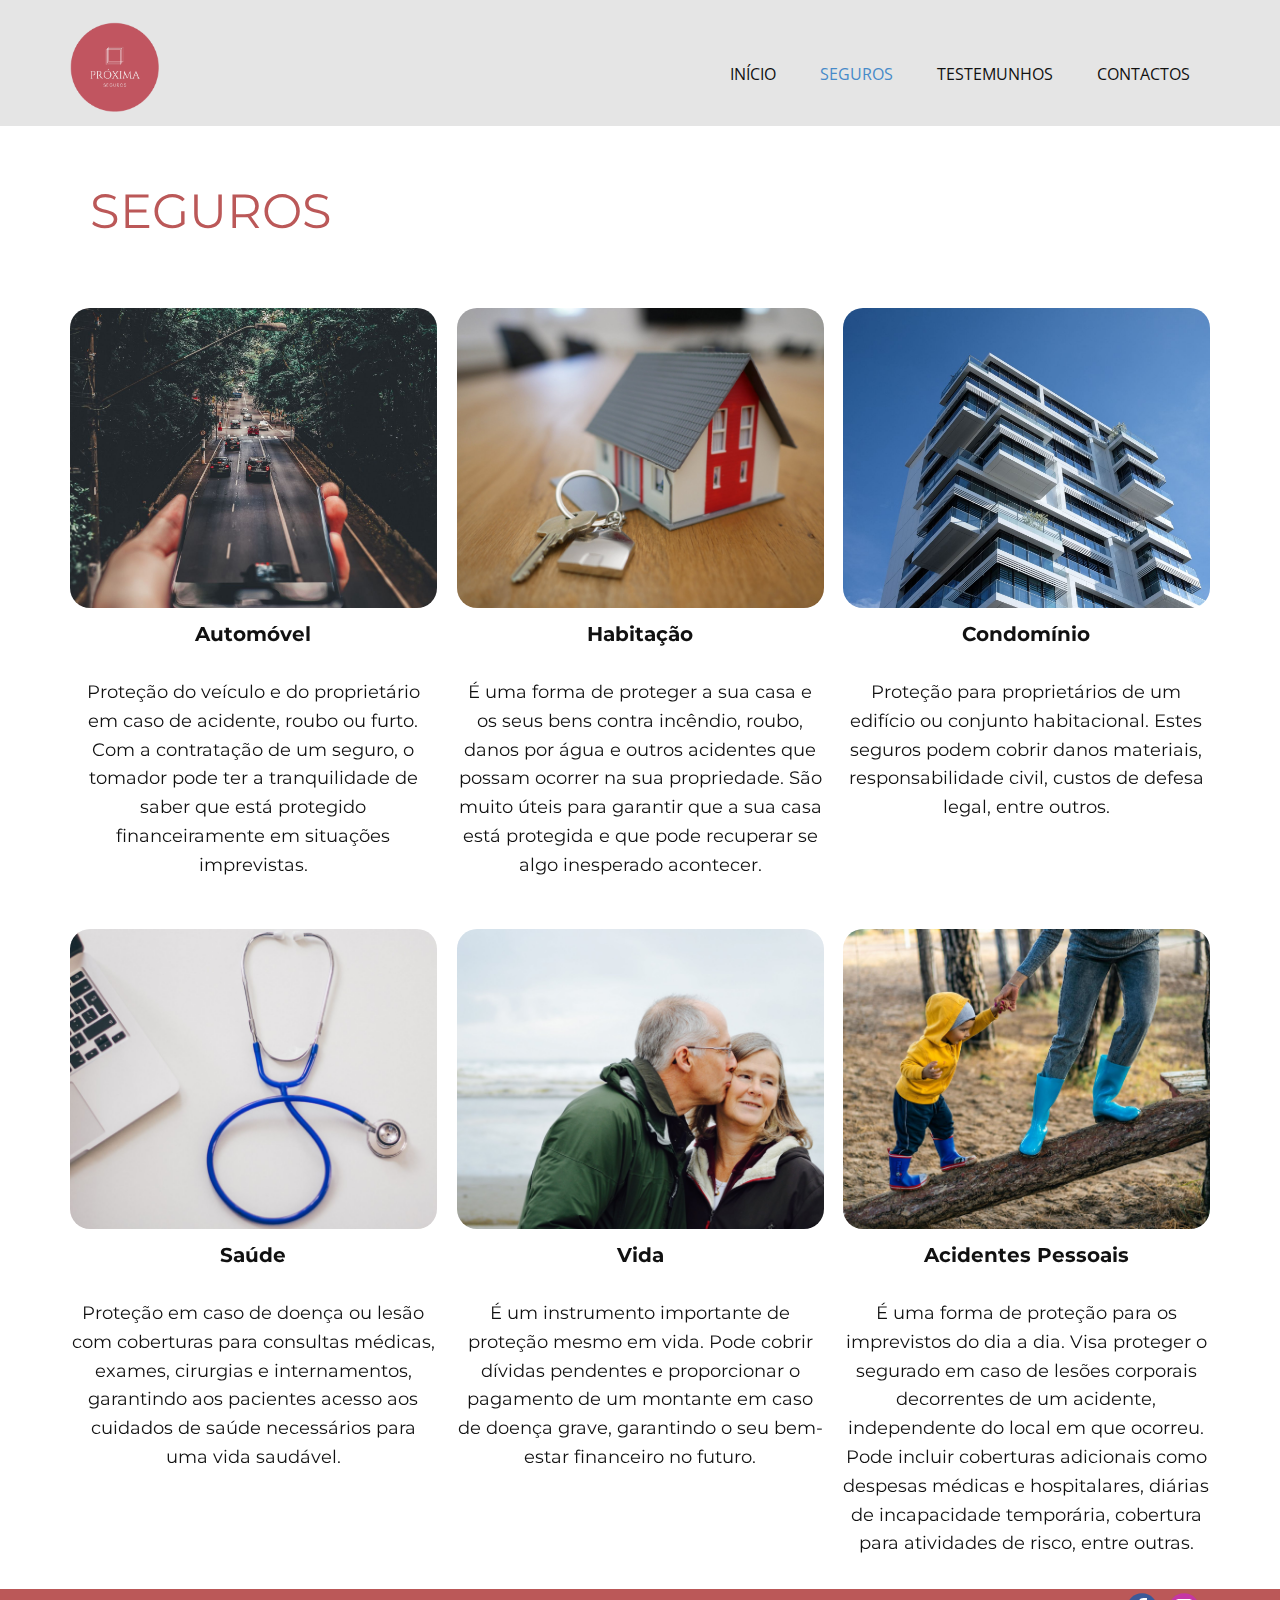
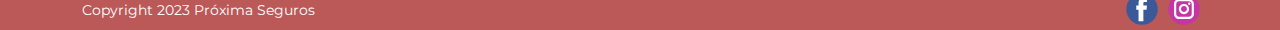
<file: SEGUROS.html>
<!DOCTYPE html>
<html style="font-size: 16px;" lang="pt">
  <head>
    <meta http-equiv="content-type" content="text/html; charset=utf-8">
    <meta name="viewport" content="width=device-width, initial-scale=1.0">
    <meta name="keywords" content="">
    <meta name="description" content="">
    <title>SEGUROS</title>
    <link rel="stylesheet" href="nicepage.css" media="screen">
    <link rel="stylesheet" href="SEGUROS.css" media="screen">
    <script class="u-script" type="text/javascript" src="jquery.js" defer="defer"></script>
    <script class="u-script" type="text/javascript" src="nicepage.js" defer="defer"></script>
    <meta name="generator" content="Nicepage 6.6.0, nicepage.com">
    <link id="u-theme-google-font" rel="stylesheet" href="https://fonts.googleapis.com/css?family=Roboto:100,100i,300,300i,400,400i,500,500i,700,700i,900,900i%7COpen+Sans:300,300i,400,400i,500,500i,600,600i,700,700i,800,800i">
    <link id="u-page-google-font" rel="stylesheet" href="https://fonts.googleapis.com/css?family=Montserrat:100,100i,200,200i,300,300i,400,400i,500,500i,600,600i,700,700i,800,800i,900,900i">
    <script type="application/ld+json">{
		"@context": "http://schema.org",
		"@type": "Organization",
		"name": "Próxima Seguros",
		"logo": "images/77878.png",
		"sameAs": [
				"http://www.facebook.com/ProximaSeguros",
				"http://www.instagram.com/proximamediacaodeseguros"
		]
}</script>
    <meta name="theme-color" content="#478ac9">
    <meta property="og:title" content="SEGUROS">
    <meta property="og:description" content="">
    <meta property="og:type" content="website">
    <meta data-intl-tel-input-cdn-path="intlTelInput/">
  </head>
  <body data-path-to-root="./" data-include-products="false" class="u-body u-xl-mode"
    data-lang="pt">
    <header class="u-clearfix u-grey-10 u-header u-header" id="sec-4ce2">
      <div class="u-clearfix u-sheet u-sheet-1"> <a href="IN%C3%8DCIO.html" class="u-image u-logo u-image-1"
          data-image-width="1092" data-image-height="1099" title="INÍCIO"> <img
            src="images/77878.png" class="u-logo-image u-logo-image-1"> </a>
        <nav class="u-menu u-menu-one-level u-offcanvas u-menu-1">
          <div class="menu-collapse" style="font-size: 1rem; letter-spacing: 0px;">
            <a class="u-button-style u-custom-left-right-menu-spacing u-custom-padding-bottom u-custom-top-bottom-menu-spacing u-nav-link u-text-active-palette-1-base u-text-hover-palette-2-base"
              href="#">
              <svg class="u-svg-link" viewBox="0 0 24 24"><use xlink="http://www.w3.org/1999/xlink"
                  xlink:href="#menu-hamburger"></use></svg>
              <svg class="u-svg-content" version="1.1" id="menu-hamburger" viewBox="0 0 16 16"
                x="0px" y="0px" xlink="http://www.w3.org/1999/xlink" xmlns="http://www.w3.org/2000/svg"><g><rect
                    y="1" width="16" height="2"></rect><rect y="7" width="16" height="2"></rect><rect
                    y="13" width="16" height="2"></rect>
                </g></svg> </a> </div>
          <div class="u-custom-menu u-nav-container">
            <ul class="u-nav u-unstyled u-nav-1">
              <li class="u-nav-item"><a class="u-button-style u-nav-link u-text-active-palette-1-base u-text-hover-palette-2-base"
                  href="IN%C3%8DCIO.html" style="padding: 10px 20px;">INÍCIO</a>
              </li>
              <li class="u-nav-item"><a class="u-button-style u-nav-link u-text-active-palette-1-base u-text-hover-palette-2-base"
                  href="SEGUROS.html" style="padding: 10px 20px;">SEGUROS</a>
              </li>
              <li class="u-nav-item"><a class="u-button-style u-nav-link u-text-active-palette-1-base u-text-hover-palette-2-base"
                  href="TESTEMUNHOS.html" style="padding: 10px 20px;">TESTEMUNHOS</a>
              </li>
              <li class="u-nav-item"><a class="u-button-style u-nav-link u-text-active-palette-1-base u-text-hover-palette-2-base"
                  href="CONTACTOS.html" style="padding: 10px 20px;">CONTACTOS</a>
              </li>
            </ul>
          </div>
          <div class="u-custom-menu u-nav-container-collapse">
            <div class="u-black u-container-style u-inner-container-layout u-opacity u-opacity-95 u-sidenav">
              <div class="u-inner-container-layout u-sidenav-overflow">
                <div class="u-menu-close"></div>
                <ul class="u-align-center u-nav u-popupmenu-items u-unstyled u-nav-2">
                  <li class="u-nav-item"><a class="u-button-style u-nav-link" href="IN%C3%8DCIO.html">INÍCIO</a>
                  </li>
                  <li class="u-nav-item"><a class="u-button-style u-nav-link" href="SEGUROS.html">SEGUROS</a>
                  </li>
                  <li class="u-nav-item"><a class="u-button-style u-nav-link" href="TESTEMUNHOS.html">TESTEMUNHOS</a>
                  </li>
                  <li class="u-nav-item"><a class="u-button-style u-nav-link" href="CONTACTOS.html">CONTACTOS</a>
                  </li>
                </ul>
              </div>
            </div>
            <div class="u-black u-menu-overlay u-opacity u-opacity-70"></div>
          </div>
        </nav>
      </div>
    </header>
    <section class="u-align-center u-clearfix u-white u-section-1" id="carousel_c28a">
      <div class="u-clearfix u-sheet u-valign-bottom u-sheet-1">
        <h2 class="u-align-center u-custom-font u-font-montserrat u-text u-text-custom-color-1 u-text-default u-text-1"
          data-animation-name="customAnimationIn" data-animation-duration="1500"
          data-animation-delay="0">SEGUROS</h2>
        <div class="u-expanded-width u-layout-grid u-list u-list-1">
          <div class="u-repeater u-repeater-1">
            <div class="u-align-center u-container-style u-list-item u-repeater-item u-shape-rectangle u-list-item-1"
              data-animation-name="customAnimationIn" data-animation-duration="1500"
              data-animation-delay="500">
              <div class="u-container-layout u-similar-container u-valign-top u-container-layout-1">
                <img class="u-expanded-width u-image u-image-round u-radius-20 u-image-1"
                  src="images/pexels-matheus-bertelli-799443.jpg" alt="" data-image-width="3504"
                  data-image-height="5256">
                <h5 class="u-custom-font u-font-montserrat u-hover-feature u-text u-text-2">Automóvel</h5>
                <p class="u-custom-font u-font-montserrat u-text u-text-3">
                  Proteção do veículo e do proprietário em caso de acidente,
                  roubo ou furto. Com a contratação de um seguro, o tomador pode
                  ter a tranquilidade de saber que está protegido
                  financeiramente em situações imprevistas.</p>
              </div>
            </div>
            <div class="u-align-center u-container-style u-list-item u-repeater-item u-shape-rectangle u-list-item-2"
              data-animation-name="customAnimationIn" data-animation-duration="1500"
              data-animation-delay="500">
              <div class="u-container-layout u-similar-container u-valign-top u-container-layout-2">
                <img class="u-expanded-width u-image u-image-round u-radius-20 u-image-2"
                  src="images/tierra-mallorca-rgJ1J8SDEAY-unsplash.jpg" alt="" data-image-width="4592"
                  data-image-height="3448">
                <h5 class="u-custom-font u-font-montserrat u-hover-feature u-text u-text-4">Habitação</h5>
                <p class="u-custom-font u-font-montserrat u-text u-text-5"> É
                  uma forma de proteger a sua casa e os seus bens contra
                  incêndio, roubo, danos por água e outros acidentes que possam
                  ocorrer na sua propriedade. São muito úteis para garantir que
                  a sua casa está protegida e que pode recuperar se algo
                  inesperado acontecer.</p>
              </div>
            </div>
            <div class="u-align-center u-container-style u-list-item u-repeater-item u-shape-rectangle u-list-item-3"
              data-animation-name="customAnimationIn" data-animation-duration="1500"
              data-animation-delay="500">
              <div class="u-container-layout u-similar-container u-valign-top u-container-layout-3">
                <img class="u-expanded-width u-image u-image-round u-radius-20 u-image-3"
                  src="images/pexels-timur-saglambilek-87223.jpg" alt="" data-image-width="4895"
                  data-image-height="2962">
                <h5 class="u-custom-font u-font-montserrat u-hover-feature u-text u-text-6">Condomínio</h5>
                <p class="u-custom-font u-font-montserrat u-text u-text-7">
                  Proteção para proprietários de um edifício ou conjunto
                  habitacional. Estes seguros podem cobrir danos materiais,
                  responsabilidade civil, custos de defesa legal, entre outros.</p>
              </div>
            </div>
            <div class="u-align-center u-container-style u-list-item u-repeater-item u-shape-rectangle u-list-item-4"
              data-animation-name="customAnimationIn" data-animation-duration="1500"
              data-animation-delay="500">
              <div class="u-container-layout u-similar-container u-valign-top u-container-layout-4">
                <img class="u-expanded-width u-image u-image-round u-radius-20 u-image-4"
                  src="images/pexels-negative-space-48604.jpg" alt="" data-image-width="3849"
                  data-image-height="2456">
                <h5 class="u-custom-font u-font-montserrat u-hover-feature u-text u-text-8">Saúde</h5>
                <p class="u-custom-font u-font-montserrat u-text u-text-9">
                  Proteção em caso de doença ou lesão com coberturas para
                  consultas médicas, exames, cirurgias e internamentos,
                  garantindo aos pacientes acesso aos cuidados de saúde
                  necessários para uma vida saudável.</p>
              </div>
            </div>
            <div class="u-align-center u-container-style u-list-item u-repeater-item u-shape-rectangle u-list-item-5"
              data-animation-name="customAnimationIn" data-animation-duration="1500"
              data-animation-delay="500">
              <div class="u-container-layout u-similar-container u-valign-top u-container-layout-5">
                <img class="u-expanded-width u-image u-image-round u-radius-20 u-image-5"
                  src="images/esther-ann-glpYh1cWf0o-unsplash.jpg" alt="" data-image-width="5429"
                  data-image-height="3611">
                <h5 class="u-custom-font u-font-montserrat u-hover-feature u-text u-text-10">Vida</h5>
                <p class="u-custom-font u-font-montserrat u-text u-text-11"> É
                  um instrumento importante de proteção mesmo em vida. Pode
                  cobrir dívidas pendentes e proporcionar o pagamento de um
                  montante em caso de doença grave, garantindo o seu bem-estar
                  financeiro no futuro.</p>
              </div>
            </div>
            <div class="u-align-center u-container-style u-list-item u-repeater-item u-shape-rectangle u-list-item-6"
              data-animation-name="customAnimationIn" data-animation-duration="1500"
              data-animation-delay="500">
              <div class="u-container-layout u-similar-container u-valign-top u-container-layout-6">
                <img class="u-expanded-width u-image u-image-round u-radius-20 u-image-6"
                  src="images/pexels-oleksandr-pidvalnyi-3036405.jpg" alt="" data-image-width="5250"
                  data-image-height="3500">
                <h5 class="u-custom-font u-font-montserrat u-hover-feature u-text u-text-12">Acidentes
                  Pessoais</h5>
                <p class="u-custom-font u-font-montserrat u-text u-text-13"> É
                  uma forma de proteção para os imprevistos do dia a dia. Visa
                  proteger o segurado em caso de lesões corporais decorrentes de
                  um acidente, independente do local em que ocorreu. Pode
                  incluir coberturas adicionais como despesas médicas e
                  hospitalares, diárias de incapacidade temporária, cobertura
                  para atividades de risco, entre outras.</p>
              </div>
            </div>
          </div>
        </div>
      </div>
    </section>
    <footer class="u-align-center u-clearfix u-custom-color-1 u-footer u-footer"
      id="sec-3bac">
      <div class="u-clearfix u-sheet u-sheet-1">
        <div class="u-social-icons u-spacing-10 u-social-icons-1"> <a class="u-social-url"
            title="facebook" target="_blank" href="http://www.facebook.com/ProximaSeguros"><span
              class="u-icon u-social-facebook u-social-icon u-icon-1"><svg class="u-svg-link"
                preserveAspectRatio="xMidYMin slice" viewBox="0 0 112 112" style=""><use
                  xlink="http://www.w3.org/1999/xlink" xlink:href="#svg-c366"></use></svg><svg
                class="u-svg-content" viewBox="0 0 112 112" x="0" y="0" id="svg-c366"><circle
                  fill="currentColor" cx="56.1" cy="56.1" r="55"></circle><path
                  fill="#FFFFFF" d="M73.5,31.6h-9.1c-1.4,0-3.6,0.8-3.6,3.9v8.5h12.6L72,58.3H60.8v40.8H43.9V58.3h-8V43.9h8v-9.2
c0-6.7,3.1-17,17-17h12.5v13.9H73.5z"></path></svg></span> </a> <a class="u-social-url"
            title="instagram" target="_blank" href="http://www.instagram.com/proximamediacaodeseguros"><span
              class="u-icon u-social-icon u-social-instagram u-icon-2"><svg class="u-svg-link"
                preserveAspectRatio="xMidYMin slice" viewBox="0 0 112 112" style=""><use
                  xlink="http://www.w3.org/1999/xlink" xlink:href="#svg-ef7e"></use></svg><svg
                class="u-svg-content" viewBox="0 0 112 112" x="0" y="0" id="svg-ef7e"><circle
                  fill="currentColor" cx="56.1" cy="56.1" r="55"></circle><path
                  fill="#FFFFFF" d="M55.9,38.2c-9.9,0-17.9,8-17.9,17.9C38,66,46,74,55.9,74c9.9,0,17.9-8,17.9-17.9C73.8,46.2,65.8,38.2,55.9,38.2
z M55.9,66.4c-5.7,0-10.3-4.6-10.3-10.3c-0.1-5.7,4.6-10.3,10.3-10.3c5.7,0,10.3,4.6,10.3,10.3C66.2,61.8,61.6,66.4,55.9,66.4z"></path><path
                  fill="#FFFFFF" d="M74.3,33.5c-2.3,0-4.2,1.9-4.2,4.2s1.9,4.2,4.2,4.2s4.2-1.9,4.2-4.2S76.6,33.5,74.3,33.5z"></path><path
                  fill="#FFFFFF" d="M73.1,21.3H38.6c-9.7,0-17.5,7.9-17.5,17.5v34.5c0,9.7,7.9,17.6,17.5,17.6h34.5c9.7,0,17.5-7.9,17.5-17.5V38.8
C90.6,29.1,82.7,21.3,73.1,21.3z M83,73.3c0,5.5-4.5,9.9-9.9,9.9H38.6c-5.5,0-9.9-4.5-9.9-9.9V38.8c0-5.5,4.5-9.9,9.9-9.9h34.5c5.5,0,9.9,4.5,9.9,9.9V73.3z"></path></svg></span>
          </a> </div>
        <p class="u-custom-font u-font-montserrat u-small-text u-text u-text-variant u-text-1">Copyright
          2023 Próxima Seguros</p>
      </div>
    </footer>
  </body>
</html>
</file>
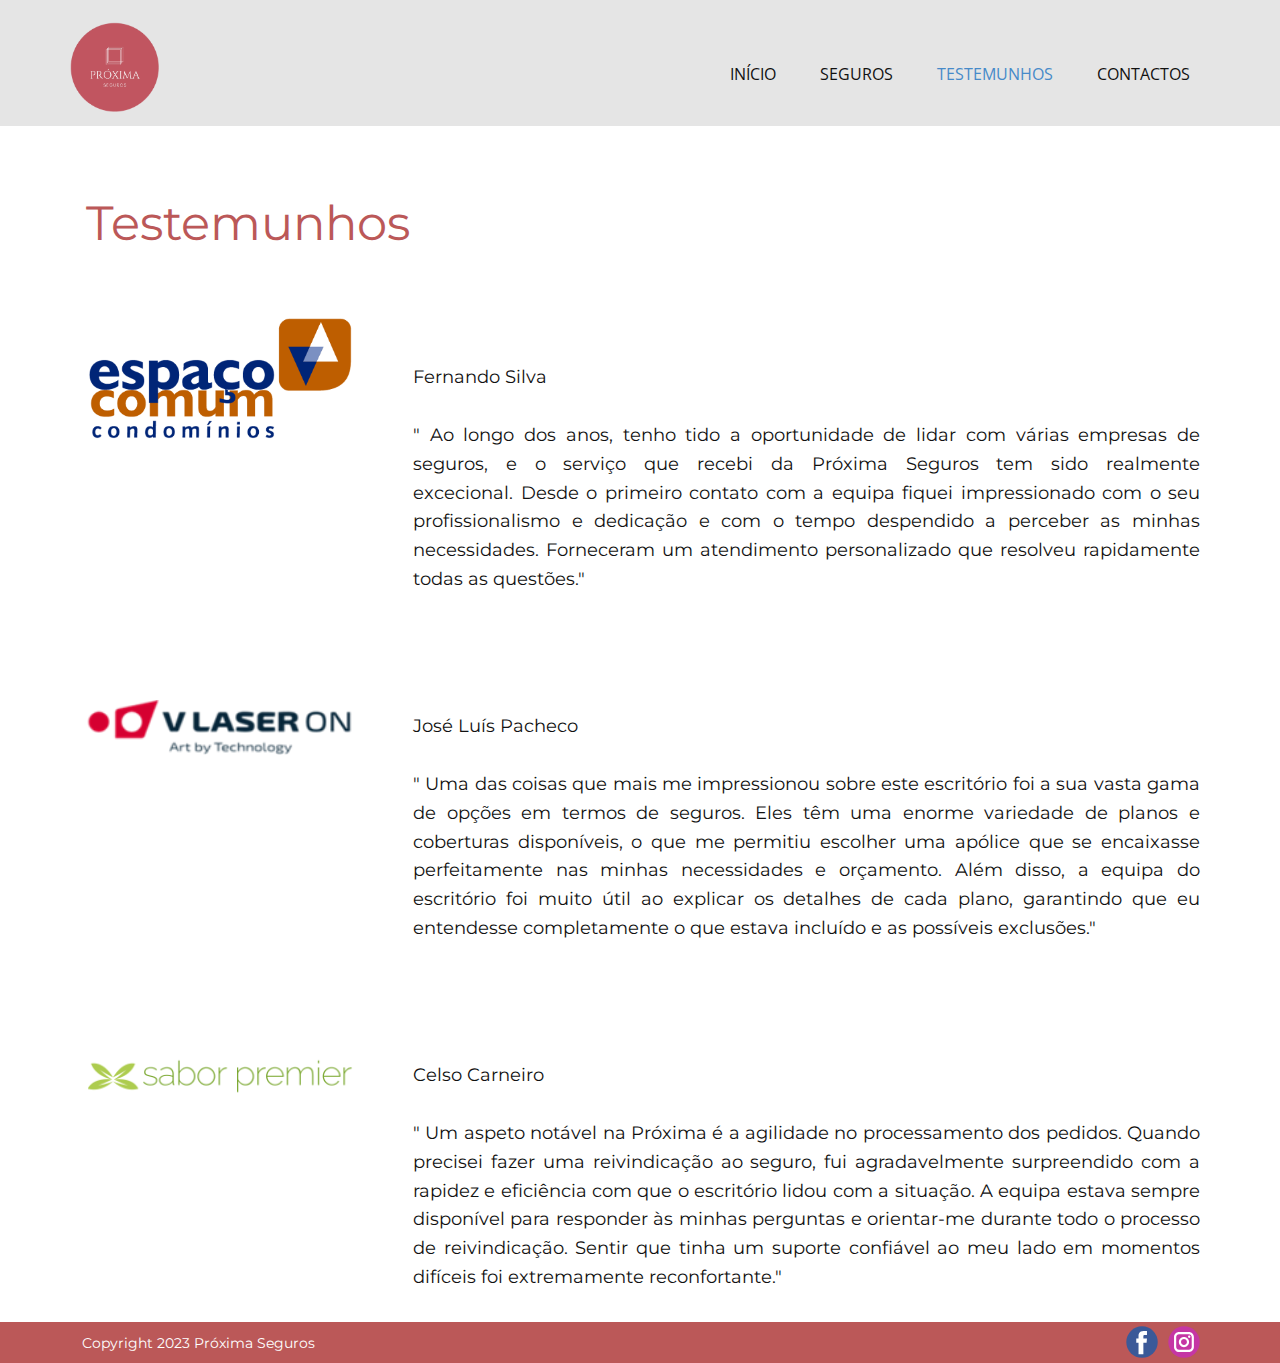
<file: TESTEMUNHOS.html>
<!DOCTYPE html>
<html style="font-size: 16px;" lang="pt">
  <head>
    <meta http-equiv="content-type" content="text/html; charset=utf-8">
    <meta name="viewport" content="width=device-width, initial-scale=1.0">
    <meta name="keywords" content="">
    <meta name="description" content="">
    <title>TESTEMUNHOS</title>
    <link rel="stylesheet" href="nicepage.css" media="screen">
    <link rel="stylesheet" href="TESTEMUNHOS.css" media="screen">
    <script class="u-script" type="text/javascript" src="jquery.js" defer="defer"></script>
    <script class="u-script" type="text/javascript" src="nicepage.js" defer="defer"></script>
    <meta name="generator" content="Nicepage 6.6.0, nicepage.com">
    <link id="u-theme-google-font" rel="stylesheet" href="https://fonts.googleapis.com/css?family=Roboto:100,100i,300,300i,400,400i,500,500i,700,700i,900,900i%7COpen+Sans:300,300i,400,400i,500,500i,600,600i,700,700i,800,800i">
    <link id="u-page-google-font" rel="stylesheet" href="https://fonts.googleapis.com/css?family=Montserrat:100,100i,200,200i,300,300i,400,400i,500,500i,600,600i,700,700i,800,800i,900,900i">
    <script type="application/ld+json">{
		"@context": "http://schema.org",
		"@type": "Organization",
		"name": "Próxima Seguros",
		"logo": "images/77878.png",
		"sameAs": [
				"http://www.facebook.com/ProximaSeguros",
				"http://www.instagram.com/proximamediacaodeseguros"
		]
}</script>
    <meta name="theme-color" content="#478ac9">
    <meta property="og:title" content="TESTEMUNHOS">
    <meta property="og:description" content="">
    <meta property="og:type" content="website">
    <meta data-intl-tel-input-cdn-path="intlTelInput/">
  </head>
  <body data-path-to-root="./" data-include-products="false" class="u-body u-xl-mode"
    data-lang="pt">
    <header class="u-clearfix u-grey-10 u-header u-header" id="sec-4ce2">
      <div class="u-clearfix u-sheet u-sheet-1"> <a href="IN%C3%8DCIO.html" class="u-image u-logo u-image-1"
          data-image-width="1092" data-image-height="1099" title="INÍCIO"> <img
            src="images/77878.png" class="u-logo-image u-logo-image-1"> </a>
        <nav class="u-menu u-menu-one-level u-offcanvas u-menu-1">
          <div class="menu-collapse" style="font-size: 1rem; letter-spacing: 0px;">
            <a class="u-button-style u-custom-left-right-menu-spacing u-custom-padding-bottom u-custom-top-bottom-menu-spacing u-nav-link u-text-active-palette-1-base u-text-hover-palette-2-base"
              href="#">
              <svg class="u-svg-link" viewBox="0 0 24 24"><use xlink="http://www.w3.org/1999/xlink"
                  xlink:href="#menu-hamburger"></use></svg>
              <svg class="u-svg-content" version="1.1" id="menu-hamburger" viewBox="0 0 16 16"
                x="0px" y="0px" xlink="http://www.w3.org/1999/xlink" xmlns="http://www.w3.org/2000/svg"><g><rect
                    y="1" width="16" height="2"></rect><rect y="7" width="16" height="2"></rect><rect
                    y="13" width="16" height="2"></rect>
                </g></svg> </a> </div>
          <div class="u-custom-menu u-nav-container">
            <ul class="u-nav u-unstyled u-nav-1">
              <li class="u-nav-item"><a class="u-button-style u-nav-link u-text-active-palette-1-base u-text-hover-palette-2-base"
                  href="IN%C3%8DCIO.html" style="padding: 10px 20px;">INÍCIO</a>
              </li>
              <li class="u-nav-item"><a class="u-button-style u-nav-link u-text-active-palette-1-base u-text-hover-palette-2-base"
                  href="SEGUROS.html" style="padding: 10px 20px;">SEGUROS</a>
              </li>
              <li class="u-nav-item"><a class="u-button-style u-nav-link u-text-active-palette-1-base u-text-hover-palette-2-base"
                  href="TESTEMUNHOS.html" style="padding: 10px 20px;">TESTEMUNHOS</a>
              </li>
              <li class="u-nav-item"><a class="u-button-style u-nav-link u-text-active-palette-1-base u-text-hover-palette-2-base"
                  href="CONTACTOS.html" style="padding: 10px 20px;">CONTACTOS</a>
              </li>
            </ul>
          </div>
          <div class="u-custom-menu u-nav-container-collapse">
            <div class="u-black u-container-style u-inner-container-layout u-opacity u-opacity-95 u-sidenav">
              <div class="u-inner-container-layout u-sidenav-overflow">
                <div class="u-menu-close"></div>
                <ul class="u-align-center u-nav u-popupmenu-items u-unstyled u-nav-2">
                  <li class="u-nav-item"><a class="u-button-style u-nav-link" href="IN%C3%8DCIO.html">INÍCIO</a>
                  </li>
                  <li class="u-nav-item"><a class="u-button-style u-nav-link" href="SEGUROS.html">SEGUROS</a>
                  </li>
                  <li class="u-nav-item"><a class="u-button-style u-nav-link" href="TESTEMUNHOS.html">TESTEMUNHOS</a>
                  </li>
                  <li class="u-nav-item"><a class="u-button-style u-nav-link" href="CONTACTOS.html">CONTACTOS</a>
                  </li>
                </ul>
              </div>
            </div>
            <div class="u-black u-menu-overlay u-opacity u-opacity-70"></div>
          </div>
        </nav>
      </div>
    </header>
    <section class="u-clearfix u-section-1" id="carousel_c679">
      <div class="u-clearfix u-sheet u-valign-bottom u-sheet-1">
        <h2 class="u-custom-font u-font-montserrat u-text u-text-custom-color-1 u-text-default u-text-1">Testemunhos
          </h2>
        <div class="u-expanded-width u-list u-list-1">
          <div class="u-repeater u-repeater-1">
            <div class="u-align-justify u-container-align-left-lg u-container-align-left-md u-container-align-left-sm u-container-align-left-xs u-container-style u-list-item u-repeater-item">
              <div class="u-container-layout u-similar-container u-valign-bottom u-container-layout-1">
                <img class="u-image u-image-contain u-image-round u-radius u-image-1"
                  src="images/logo.png" alt="" data-image-width="400" data-image-height="197">
                <p class="u-custom-font u-font-montserrat u-text u-text-2">
                  Fernando Silva<br>
                  <br>
                  " Ao longo dos anos, tenho tido a oportunidade de lidar com
                  várias empresas de seguros, e o serviço que recebi da Próxima
                  Seguros tem sido realmente excecional.&nbsp;Desde o primeiro
                  contato com a equipa fiquei impressionado com o seu
                  profissionalismo e dedicação e com o tempo despendido a
                  perceber as minhas necessidades.&nbsp;Forneceram um
                  atendimento personalizado que resolveu rapidamente todas as
                  questões."<br>
                </p>
              </div>
            </div>
            <div class="u-align-justify u-container-align-left-lg u-container-align-left-md u-container-align-left-sm u-container-align-left-xs u-container-style u-list-item u-repeater-item">
              <div class="u-container-layout u-similar-container u-valign-bottom u-container-layout-2">
                <img class="u-image u-image-contain u-image-round u-radius u-image-2"
                  src="images/image001.png" alt="" data-image-width="203" data-image-height="42">
                <p class="u-custom-font u-font-montserrat u-text u-text-3">José
                  Luís Pacheco<br>
                  <br>
                  " Uma das coisas que mais me impressionou sobre este
                  escritório foi a sua vasta gama de opções em termos de
                  seguros. Eles têm uma enorme variedade de planos e coberturas
                  disponíveis, o que me permitiu escolher uma apólice que se
                  encaixasse perfeitamente nas minhas necessidades e orçamento.
                  Além disso, a equipa do escritório foi muito útil ao explicar
                  os detalhes de cada plano, garantindo que eu entendesse
                  completamente o que estava incluído e as possíveis exclusões."<br>
                </p>
              </div>
            </div>
            <div class="u-align-justify u-container-align-left-lg u-container-align-left-md u-container-align-left-sm u-container-align-left-xs u-container-style u-list-item u-repeater-item">
              <div class="u-container-layout u-similar-container u-valign-bottom u-container-layout-3">
                <img class="u-image u-image-contain u-image-round u-radius u-image-3"
                  src="images/saborpremier.png" alt="" data-image-width="554" data-image-height="90">
                <p class="u-custom-font u-font-montserrat u-text u-text-4">Celso
                  Carneiro<br>
                  <br>
                  " Um aspeto notável na Próxima é a agilidade no processamento
                  dos pedidos. Quando precisei fazer uma reivindicação ao
                  seguro, fui agradavelmente surpreendido com a rapidez e
                  eficiência com que o escritório lidou com a situação. A equipa
                  estava sempre disponível para responder às minhas perguntas e
                  orientar-me durante todo o processo de reivindicação. Sentir
                  que tinha um suporte confiável ao meu lado em momentos
                  difíceis foi extremamente reconfortante."<br>
                </p>
              </div>
            </div>
          </div>
        </div>
      </div>
    </section>
    <footer class="u-align-center u-clearfix u-custom-color-1 u-footer u-footer"
      id="sec-3bac">
      <div class="u-clearfix u-sheet u-sheet-1">
        <div class="u-social-icons u-spacing-10 u-social-icons-1"> <a class="u-social-url"
            title="facebook" target="_blank" href="http://www.facebook.com/ProximaSeguros"><span
              class="u-icon u-social-facebook u-social-icon u-icon-1"><svg class="u-svg-link"
                preserveAspectRatio="xMidYMin slice" viewBox="0 0 112 112" style=""><use
                  xlink="http://www.w3.org/1999/xlink" xlink:href="#svg-c366"></use></svg><svg
                class="u-svg-content" viewBox="0 0 112 112" x="0" y="0" id="svg-c366"><circle
                  fill="currentColor" cx="56.1" cy="56.1" r="55"></circle><path
                  fill="#FFFFFF" d="M73.5,31.6h-9.1c-1.4,0-3.6,0.8-3.6,3.9v8.5h12.6L72,58.3H60.8v40.8H43.9V58.3h-8V43.9h8v-9.2
c0-6.7,3.1-17,17-17h12.5v13.9H73.5z"></path></svg></span> </a> <a class="u-social-url"
            title="instagram" target="_blank" href="http://www.instagram.com/proximamediacaodeseguros"><span
              class="u-icon u-social-icon u-social-instagram u-icon-2"><svg class="u-svg-link"
                preserveAspectRatio="xMidYMin slice" viewBox="0 0 112 112" style=""><use
                  xlink="http://www.w3.org/1999/xlink" xlink:href="#svg-ef7e"></use></svg><svg
                class="u-svg-content" viewBox="0 0 112 112" x="0" y="0" id="svg-ef7e"><circle
                  fill="currentColor" cx="56.1" cy="56.1" r="55"></circle><path
                  fill="#FFFFFF" d="M55.9,38.2c-9.9,0-17.9,8-17.9,17.9C38,66,46,74,55.9,74c9.9,0,17.9-8,17.9-17.9C73.8,46.2,65.8,38.2,55.9,38.2
z M55.9,66.4c-5.7,0-10.3-4.6-10.3-10.3c-0.1-5.7,4.6-10.3,10.3-10.3c5.7,0,10.3,4.6,10.3,10.3C66.2,61.8,61.6,66.4,55.9,66.4z"></path><path
                  fill="#FFFFFF" d="M74.3,33.5c-2.3,0-4.2,1.9-4.2,4.2s1.9,4.2,4.2,4.2s4.2-1.9,4.2-4.2S76.6,33.5,74.3,33.5z"></path><path
                  fill="#FFFFFF" d="M73.1,21.3H38.6c-9.7,0-17.5,7.9-17.5,17.5v34.5c0,9.7,7.9,17.6,17.5,17.6h34.5c9.7,0,17.5-7.9,17.5-17.5V38.8
C90.6,29.1,82.7,21.3,73.1,21.3z M83,73.3c0,5.5-4.5,9.9-9.9,9.9H38.6c-5.5,0-9.9-4.5-9.9-9.9V38.8c0-5.5,4.5-9.9,9.9-9.9h34.5c5.5,0,9.9,4.5,9.9,9.9V73.3z"></path></svg></span>
          </a> </div>
        <p class="u-custom-font u-font-montserrat u-small-text u-text u-text-variant u-text-1">Copyright
          2023 Próxima Seguros</p>
      </div>
    </footer>
  </body>
</html>
</file>
